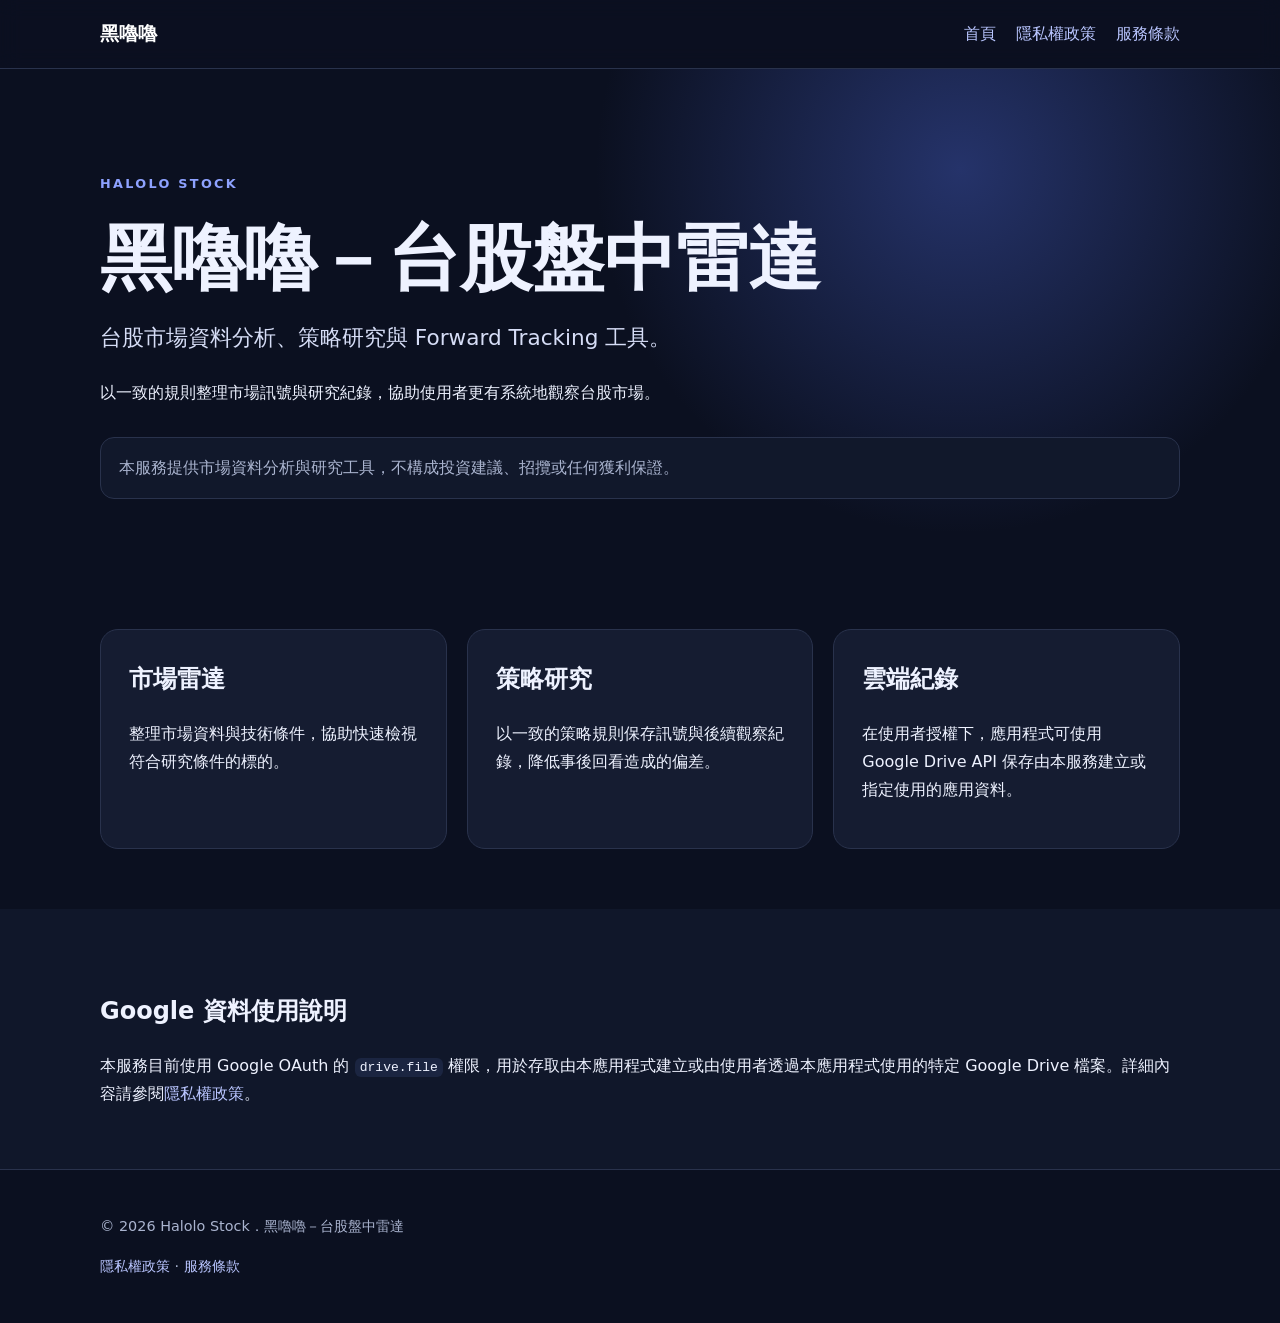
<file: index.html>
<!doctype html><html lang="zh-Hant"><head><meta charset="utf-8"><meta name="viewport" content="width=device-width,initial-scale=1"><title>黑嚕嚕－台股盤中雷達</title><meta name="description" content="黑嚕嚕－台股盤中雷達：台股市場資料分析與策略研究工具。"><link rel="stylesheet" href="assets/style.css"></head><body><header><div class="wrap nav"><a class="brand" href="./">黑嚕嚕</a><nav><a href="./">首頁</a><a href="privacy.html">隱私權政策</a><a href="terms.html">服務條款</a></nav></div></header><main><section class="hero"><div class="wrap"><span class="tag">HALOLO STOCK</span><h1>黑嚕嚕－台股盤中雷達</h1><p class="lead">台股市場資料分析、策略研究與 Forward Tracking 工具。</p><p>以一致的規則整理市場訊號與研究紀錄，協助使用者更有系統地觀察台股市場。</p><div class="notice">本服務提供市場資料分析與研究工具，不構成投資建議、招攬或任何獲利保證。</div></div></section><section><div class="wrap grid"><article><h2>市場雷達</h2><p>整理市場資料與技術條件，協助快速檢視符合研究條件的標的。</p></article><article><h2>策略研究</h2><p>以一致的策略規則保存訊號與後續觀察紀錄，降低事後回看造成的偏差。</p></article><article><h2>雲端紀錄</h2><p>在使用者授權下，應用程式可使用 Google Drive API 保存由本服務建立或指定使用的應用資料。</p></article></div></section><section class="soft"><div class="wrap"><h2>Google 資料使用說明</h2><p>本服務目前使用 Google OAuth 的 <code>drive.file</code> 權限，用於存取由本應用程式建立或由使用者透過本應用程式使用的特定 Google Drive 檔案。詳細內容請參閱<a href="privacy.html">隱私權政策</a>。</p></div></section></main><footer><div class="wrap"><p>© 2026 Halolo Stock．黑嚕嚕－台股盤中雷達</p><p><a href="privacy.html">隱私權政策</a> · <a href="terms.html">服務條款</a></p></div></footer></body></html>
</file>
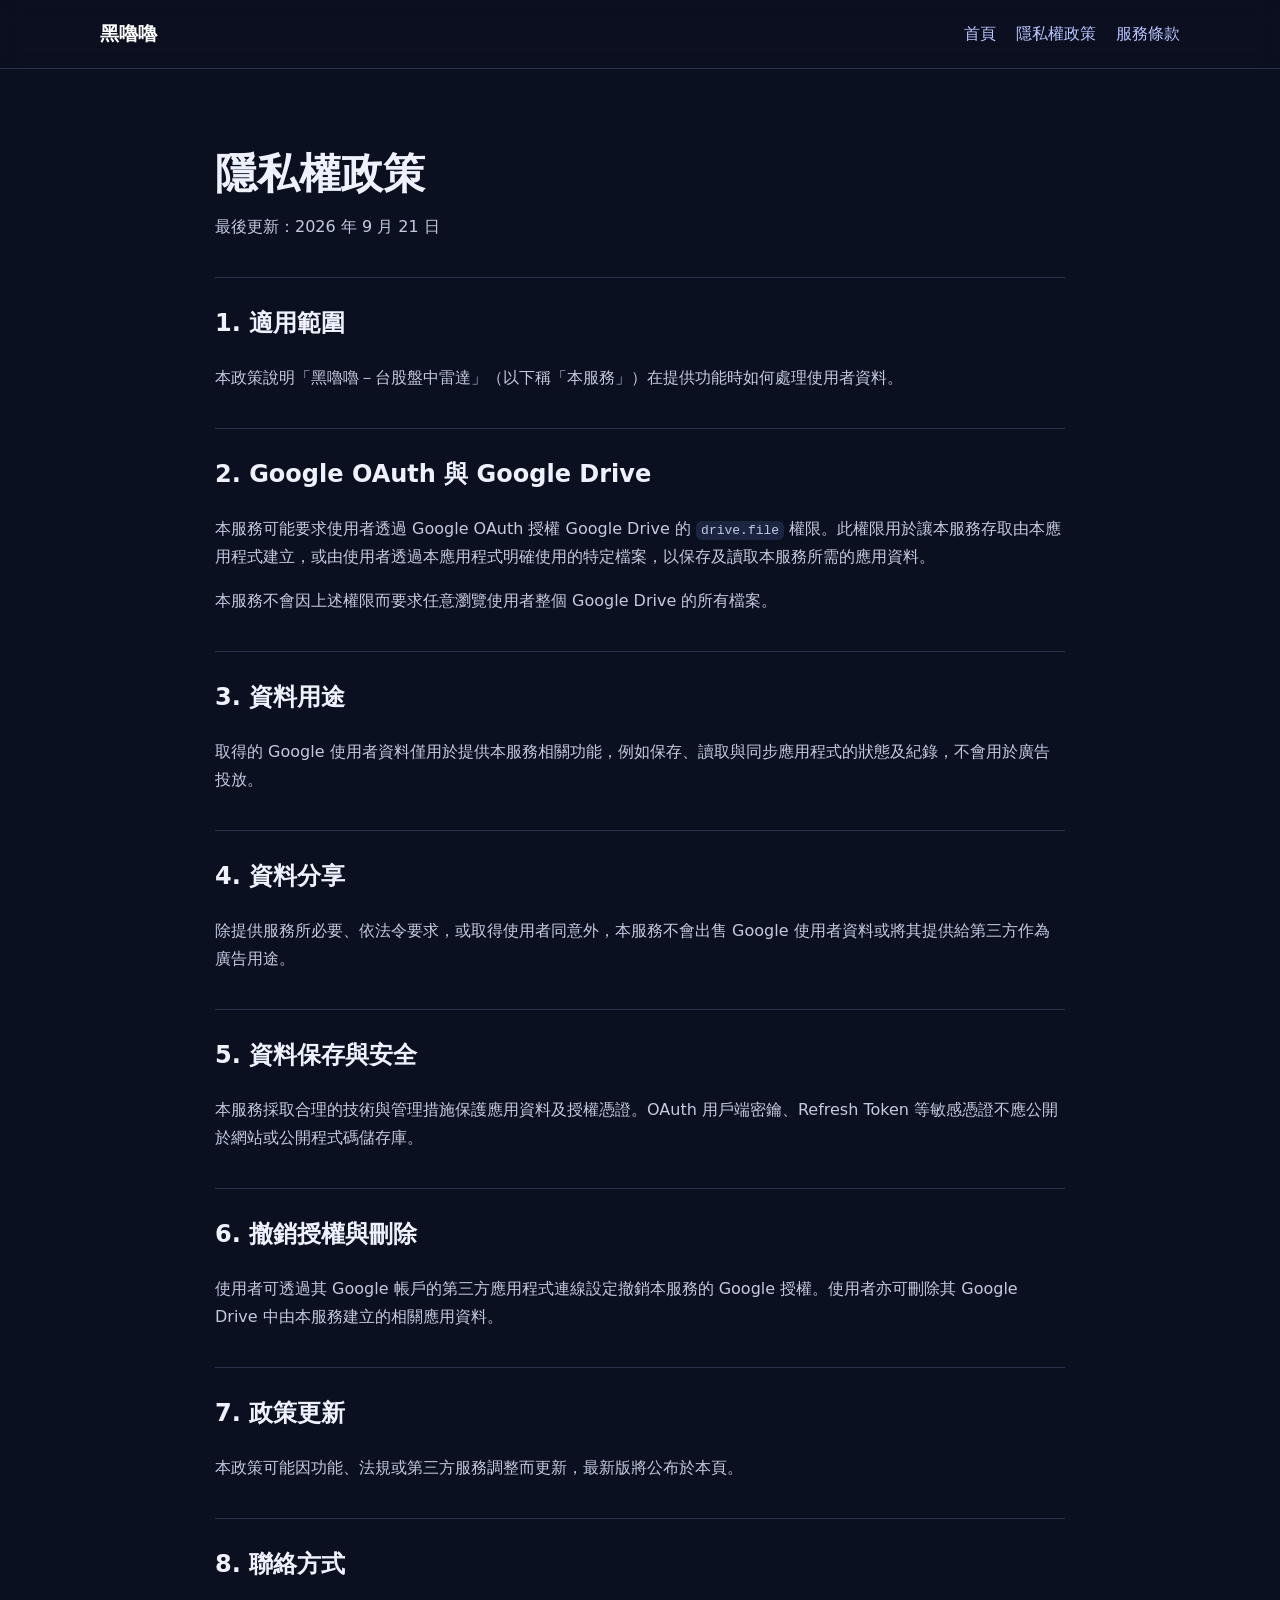
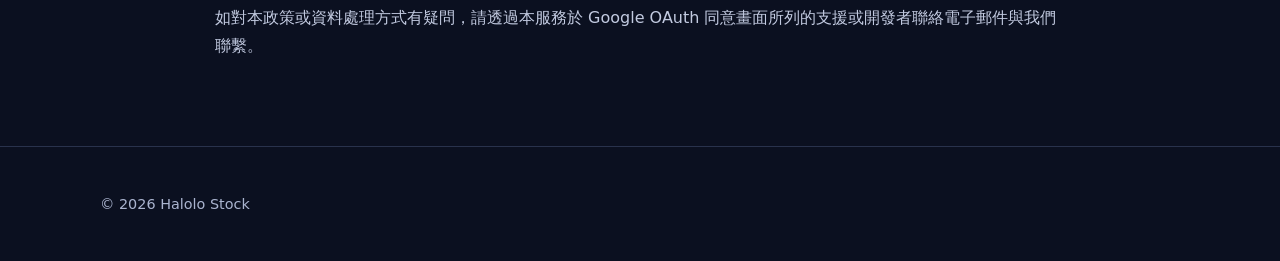
<file: privacy.html>
<!doctype html><html lang="zh-Hant"><head><meta charset="utf-8"><meta name="viewport" content="width=device-width,initial-scale=1"><title>隱私權政策｜黑嚕嚕－台股盤中雷達</title><link rel="stylesheet" href="assets/style.css"></head><body><header><div class="wrap nav"><a class="brand" href="./">黑嚕嚕</a><nav><a href="./">首頁</a><a href="privacy.html">隱私權政策</a><a href="terms.html">服務條款</a></nav></div></header><main><section class="page wrap"><h1>隱私權政策</h1><p class="muted">最後更新：2026 年 9 月 21 日</p><h2>1. 適用範圍</h2><p>本政策說明「黑嚕嚕－台股盤中雷達」（以下稱「本服務」）在提供功能時如何處理使用者資料。</p><h2>2. Google OAuth 與 Google Drive</h2><p>本服務可能要求使用者透過 Google OAuth 授權 Google Drive 的 <code>drive.file</code> 權限。此權限用於讓本服務存取由本應用程式建立，或由使用者透過本應用程式明確使用的特定檔案，以保存及讀取本服務所需的應用資料。</p><p>本服務不會因上述權限而要求任意瀏覽使用者整個 Google Drive 的所有檔案。</p><h2>3. 資料用途</h2><p>取得的 Google 使用者資料僅用於提供本服務相關功能，例如保存、讀取與同步應用程式的狀態及紀錄，不會用於廣告投放。</p><h2>4. 資料分享</h2><p>除提供服務所必要、依法令要求，或取得使用者同意外，本服務不會出售 Google 使用者資料或將其提供給第三方作為廣告用途。</p><h2>5. 資料保存與安全</h2><p>本服務採取合理的技術與管理措施保護應用資料及授權憑證。OAuth 用戶端密鑰、Refresh Token 等敏感憑證不應公開於網站或公開程式碼儲存庫。</p><h2>6. 撤銷授權與刪除</h2><p>使用者可透過其 Google 帳戶的第三方應用程式連線設定撤銷本服務的 Google 授權。使用者亦可刪除其 Google Drive 中由本服務建立的相關應用資料。</p><h2>7. 政策更新</h2><p>本政策可能因功能、法規或第三方服務調整而更新，最新版將公布於本頁。</p><h2>8. 聯絡方式</h2><p>如對本政策或資料處理方式有疑問，請透過本服務於 Google OAuth 同意畫面所列的支援或開發者聯絡電子郵件與我們聯繫。</p></section></main><footer><div class="wrap"><p>© 2026 Halolo Stock</p></div></footer></body></html>
</file>
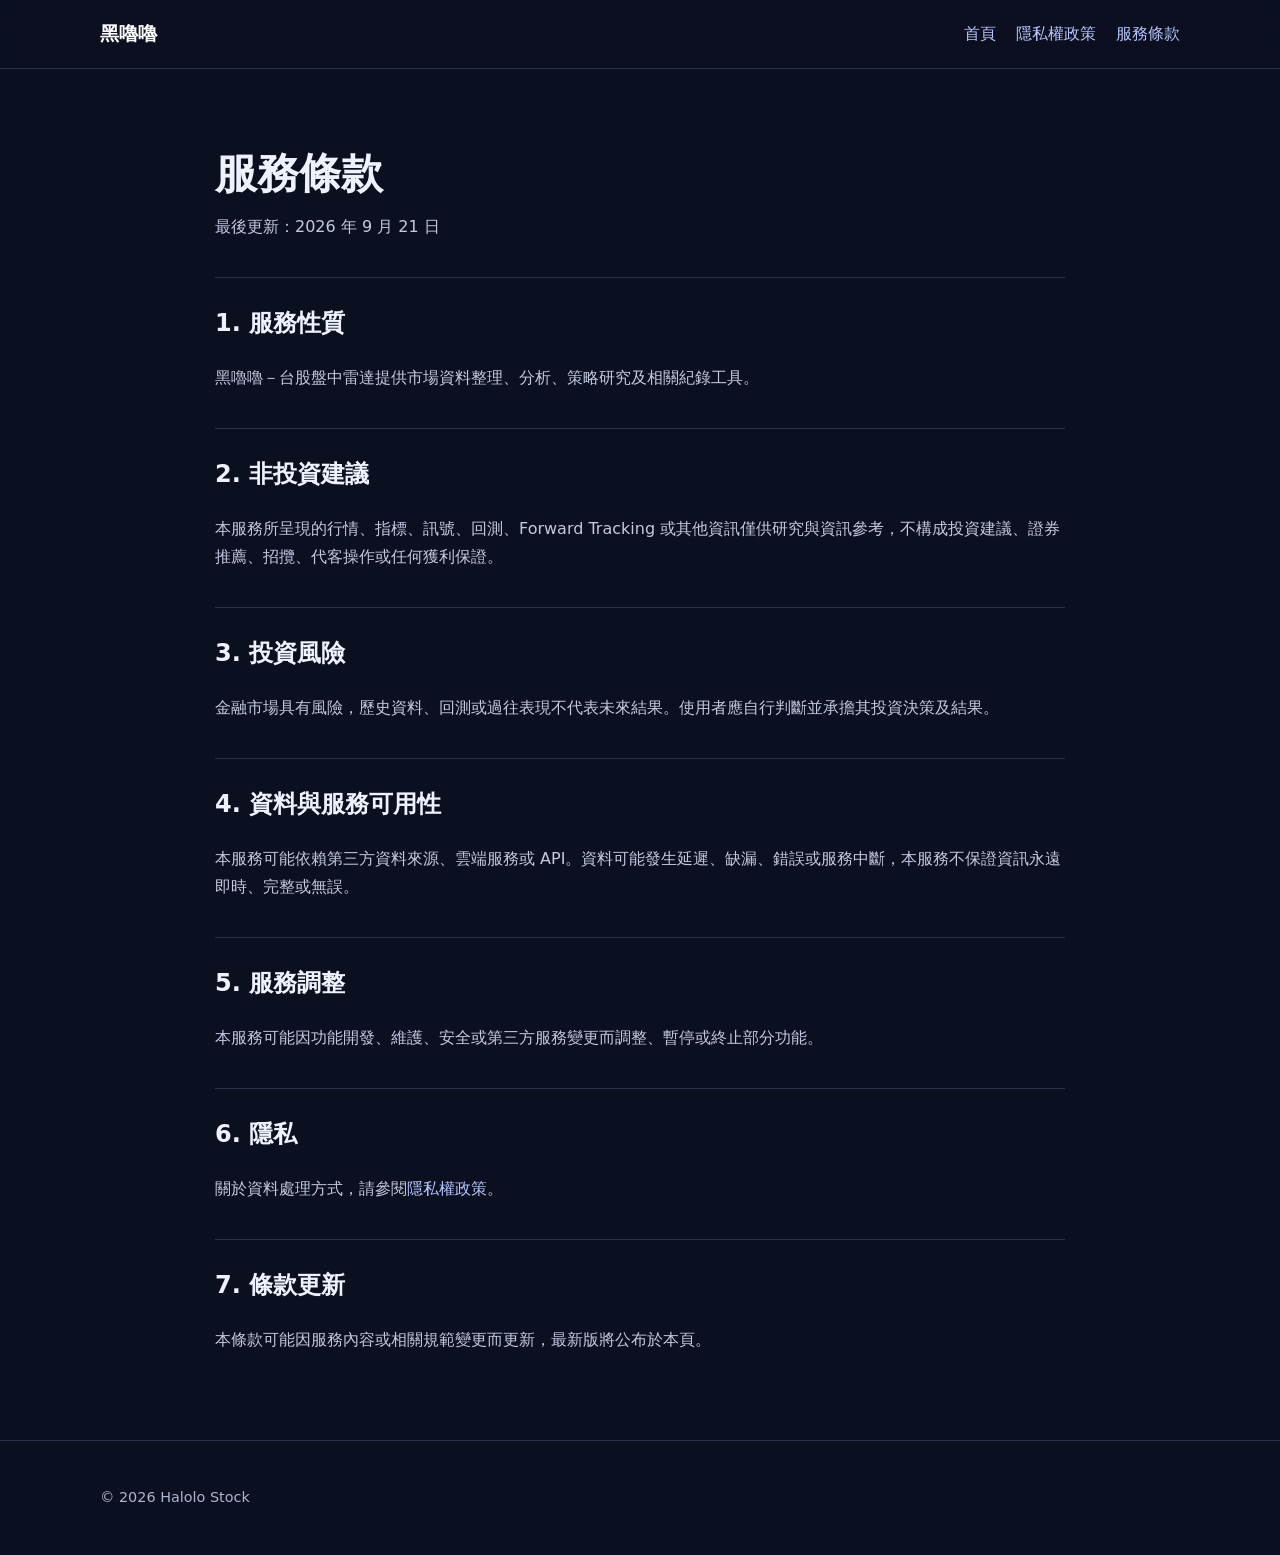
<file: terms.html>
<!doctype html><html lang="zh-Hant"><head><meta charset="utf-8"><meta name="viewport" content="width=device-width,initial-scale=1"><title>服務條款｜黑嚕嚕－台股盤中雷達</title><link rel="stylesheet" href="assets/style.css"></head><body><header><div class="wrap nav"><a class="brand" href="./">黑嚕嚕</a><nav><a href="./">首頁</a><a href="privacy.html">隱私權政策</a><a href="terms.html">服務條款</a></nav></div></header><main><section class="page wrap"><h1>服務條款</h1><p class="muted">最後更新：2026 年 9 月 21 日</p><h2>1. 服務性質</h2><p>黑嚕嚕－台股盤中雷達提供市場資料整理、分析、策略研究及相關紀錄工具。</p><h2>2. 非投資建議</h2><p>本服務所呈現的行情、指標、訊號、回測、Forward Tracking 或其他資訊僅供研究與資訊參考，不構成投資建議、證券推薦、招攬、代客操作或任何獲利保證。</p><h2>3. 投資風險</h2><p>金融市場具有風險，歷史資料、回測或過往表現不代表未來結果。使用者應自行判斷並承擔其投資決策及結果。</p><h2>4. 資料與服務可用性</h2><p>本服務可能依賴第三方資料來源、雲端服務或 API。資料可能發生延遲、缺漏、錯誤或服務中斷，本服務不保證資訊永遠即時、完整或無誤。</p><h2>5. 服務調整</h2><p>本服務可能因功能開發、維護、安全或第三方服務變更而調整、暫停或終止部分功能。</p><h2>6. 隱私</h2><p>關於資料處理方式，請參閱<a href="privacy.html">隱私權政策</a>。</p><h2>7. 條款更新</h2><p>本條款可能因服務內容或相關規範變更而更新，最新版將公布於本頁。</p></section></main><footer><div class="wrap"><p>© 2026 Halolo Stock</p></div></footer></body></html>
</file>
<file: assets/style.css>
:root{--bg:#0b1020;--card:#151c31;--text:#eef2ff;--muted:#aab4cf;--accent:#8ea2ff;--line:#29324c;--soft:#10172a}*{box-sizing:border-box}body{margin:0;font-family:system-ui,-apple-system,"Segoe UI","Noto Sans TC",sans-serif;background:var(--bg);color:var(--text);line-height:1.75}a{color:#b9c5ff;text-decoration:none}a:hover{text-decoration:underline}.wrap{width:min(1080px,calc(100% - 40px));margin:auto}header{position:sticky;top:0;background:#0b1020e8;border-bottom:1px solid var(--line);backdrop-filter:blur(10px)}.nav{min-height:68px;display:flex;align-items:center;justify-content:space-between;gap:20px}.brand{font-weight:800;font-size:1.2rem;color:white}.nav nav{display:flex;gap:20px}.hero{padding:100px 0 70px;background:radial-gradient(circle at 75% 20%,#25336a 0,transparent 35%)}h1{font-size:clamp(2.2rem,6vw,4.5rem);line-height:1.1;margin:.3em 0}h2{margin-top:1.5em}.lead{font-size:1.35rem;color:#d6ddf6}.tag{font-size:.8rem;letter-spacing:.18em;color:var(--accent);font-weight:800}.notice{margin-top:30px;padding:16px 18px;border:1px solid var(--line);border-radius:14px;color:var(--muted);background:#11182b}.grid{display:grid;grid-template-columns:repeat(3,1fr);gap:20px;padding:60px 0}.grid article{background:var(--card);padding:28px;border:1px solid var(--line);border-radius:18px}.grid article h2{margin-top:0}.soft{background:var(--soft);padding:45px 0}.page{max-width:850px;padding:70px 0}.page h1{font-size:2.6rem}.page h2{border-top:1px solid var(--line);padding-top:24px}.muted,.page p{color:#c2cae0}code{background:#1b2541;padding:.15em .4em;border-radius:6px}footer{border-top:1px solid var(--line);padding:30px 0;color:var(--muted);font-size:.9rem}@media(max-width:760px){.grid{grid-template-columns:1fr}.nav{align-items:flex-start;flex-direction:column;padding:14px 0}.nav nav{gap:12px;flex-wrap:wrap}.hero{padding-top:70px}}
</file>
